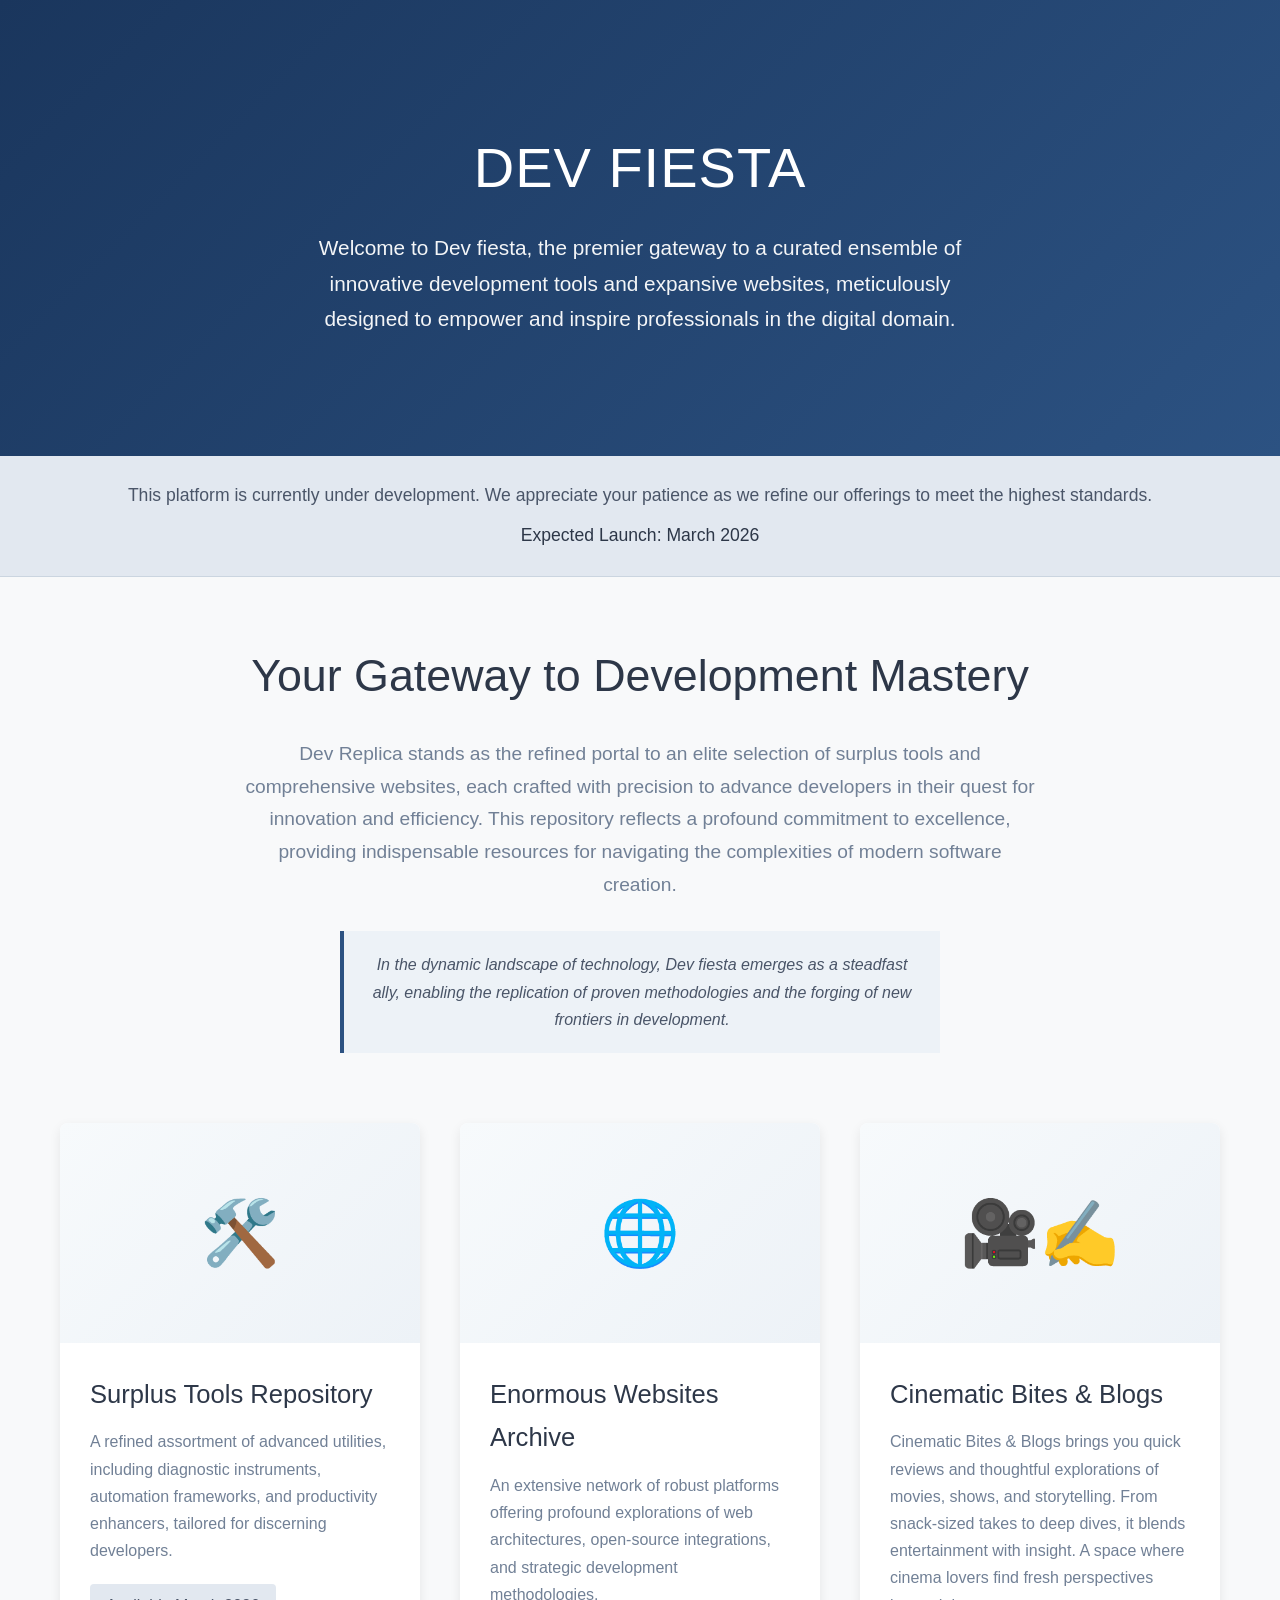
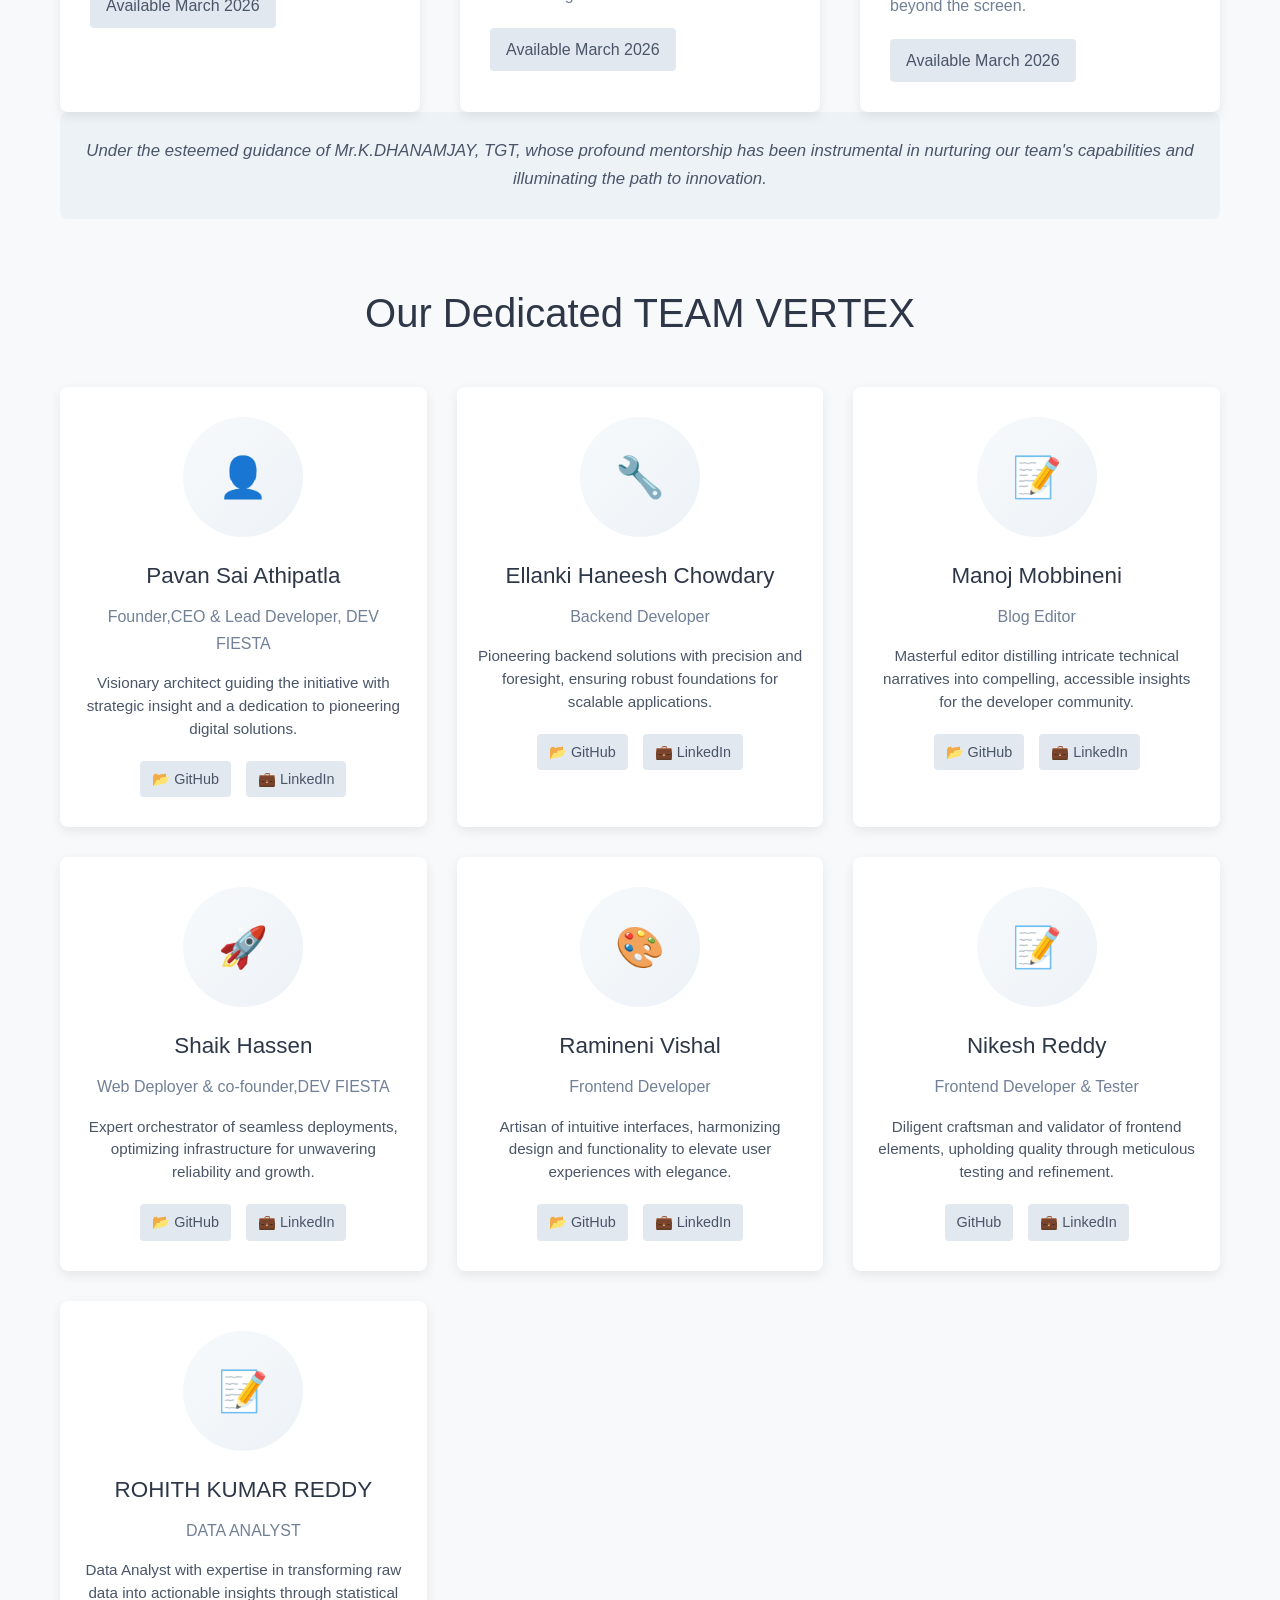
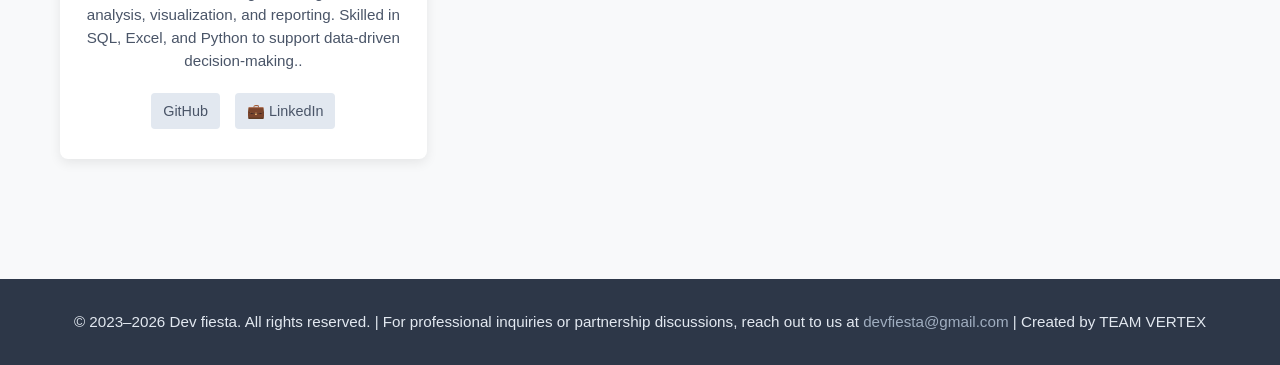
<file: static/landing_page_6_1760077771.html>
<!DOCTYPE html>
<html lang="en">
<head>
    <meta charset="UTF-8">
    <meta name="viewport" content="width=device-width, initial-scale=1.0">
    <title>DEV FIESTA: A Premier Collection of Development Resources</title>
    <meta name="description" content="Dev Replica offers a curated selection of advanced tools and expansive websites for developers. Created by Pavan Sai Athipatla and team. Launching March 2026.">
    <style>
        /* Reset and Base Styles */
        * {
            margin: 0;
            padding: 0;
            box-sizing: border-box;
        }
        body {
            font-family: 'Segoe UI', Tahoma, Geneva, Verdana, sans-serif;
            line-height: 1.7;
            color: #333;
            background-color: #f8f9fa;
        }

        /* Header/Hero Section */
        header {
            background: linear-gradient(135deg, #1a365d 0%, #2c5282 100%);
            color: white;
            text-align: center;
            padding: 120px 20px;
        }
        header h1 {
            font-size: 3.5em;
            font-weight: 300;
            margin-bottom: 15px;
            letter-spacing: 1px;
        }
        header p {
            font-size: 1.3em;
            max-width: 700px;
            margin: 0 auto;
            opacity: 0.95;
        }

        /* Under Construction Notice */
        .construction-notice {
            background: #e2e8f0;
            color: #4a5568;
            text-align: center;
            padding: 25px;
            font-size: 1.1em;
            border-bottom: 1px solid #cbd5e0;
        }
        .launch-info {
            font-weight: 500;
            color: #2d3748;
            margin-top: 10px;
        }

        /* Main Content */
        main {
            max-width: 1200px;
            margin: 0 auto;
            padding: 60px 20px;
        }
        .intro {
            text-align: center;
            margin-bottom: 70px;
        }
        .intro h2 {
            font-size: 2.8em;
            font-weight: 300;
            margin-bottom: 25px;
            color: #2d3748;
        }
        .intro p {
            font-size: 1.2em;
            color: #718096;
            max-width: 800px;
            margin: 0 auto 30px;
        }
        .intro .highlight {
            background: #edf2f7;
            padding: 20px;
            border-left: 4px solid #2c5282;
            margin: 30px auto;
            max-width: 600px;
            font-style: italic;
            color: #4a5568;
        }

        /* Team Section (Static Grid) */
        .team {
            margin-bottom: 60px;
        }
        .team h2 {
            font-size: 2.5em;
            font-weight: 300;
            text-align: center;
            margin-bottom: 40px;
            color: #2d3748;
        }
        .team-grid {
            display: grid;
            grid-template-columns: repeat(auto-fit, minmax(280px, 1fr));
            gap: 30px;
        }
        .team-card {
            background: white;
            border-radius: 8px;
            box-shadow: 0 4px 12px rgba(0, 0, 0, 0.08);
            overflow: hidden;
            transition: box-shadow 0.3s ease, transform 0.3s ease;
            text-align: center;
            padding: 30px 20px;
        }
        .team-card:hover {
            box-shadow: 0 8px 24px rgba(0, 0, 0, 0.12);
            transform: translateY(-2px);
        }
        .team-card .image {
            height: 120px;
            width: 120px;
            background: linear-gradient(135deg, #f7fafc 0%, #edf2f7 100%);
            border-radius: 50%;
            display: flex;
            align-items: center;
            justify-content: center;
            color: #a0aec0;
            font-size: 2.5em;
            margin: 0 auto 20px;
        }
        .team-card h3 {
            font-size: 1.4em;
            font-weight: 400;
            margin-bottom: 8px;
            color: #2d3748;
        }
        .team-card .title {
            font-size: 1em;
            color: #718096;
            margin-bottom: 15px;
            font-weight: 500;
        }
        .team-card p {
            color: #4a5568;
            margin-bottom: 20px;
            font-size: 0.95em;
            line-height: 1.5;
        }
        .team-card .links {
            display: flex;
            justify-content: center;
            gap: 15px;
            flex-wrap: wrap;
        }
        .team-card .links a {
            display: inline-block;
            background: #e2e8f0;
            color: #4a5568;
            padding: 6px 12px;
            text-decoration: none;
            border-radius: 4px;
            font-size: 0.9em;
            font-weight: 500;
            transition: background 0.3s ease;
        }
        .team-card .links a:hover {
            background: #cbd5e0;
        }
        .team-card .links a.github::before {
            content: '📂 ';
        }
        .team-card .links a.linkedin::before {
            content: '💼 ';
        }

        /* Credits Section */
        .credits {
            text-align: center;
            margin-bottom: 60px;
            padding: 25px;
            background: #edf2f7;
            border-radius: 8px;
            color: #4a5568;
            font-style: italic;
            font-weight: 500;
            font-size: 1.05em;
        }

        /* Resource Preview Grid */
        .resources-grid {
            display: grid;
            grid-template-columns: repeat(auto-fit, minmax(320px, 1fr));
            gap: 40px;
            margin-top: 60px;
        }
        .resource-card {
            background: white;
            border-radius: 8px;
            box-shadow: 0 4px 12px rgba(0, 0, 0, 0.08);
            overflow: hidden;
            transition: box-shadow 0.3s ease, transform 0.3s ease;
        }
        .resource-card:hover {
            box-shadow: 0 8px 24px rgba(0, 0, 0, 0.12);
            transform: translateY(-2px);
        }
        .resource-card .preview {
            width: 100%;
            height: 220px;
            background: linear-gradient(135deg, #f7fafc 0%, #edf2f7 100%);
            display: flex;
            align-items: center;
            justify-content: center;
            color: #a0aec0;
            font-size: 4em;
        }
        .resource-card-content {
            padding: 30px;
        }
        .resource-card h3 {
            font-size: 1.6em;
            font-weight: 400;
            margin-bottom: 12px;
            color: #2d3748;
        }
        .resource-card p {
            color: #718096;
            margin-bottom: 20px;
        }
        .resource-card .status {
            display: inline-block;
            background: #e2e8f0;
            color: #4a5568;
            padding: 8px 16px;
            text-decoration: none;
            border-radius: 4px;
            font-weight: 500;
            transition: background 0.3s ease;
        }
        .resource-card .status:hover {
            background: #cbd5e0;
        }

        /* Footer */
        footer {
            background: #2d3748;
            color: #e2e8f0;
            text-align: center;
            padding: 30px;
            font-size: 0.95em;
        }
        footer a {
            color: #a0aec0;
            text-decoration: none;
            transition: color 0.3s ease;
        }
        footer a:hover {
            color: white;
        }

        /* Responsive Adjustments */
        @media (max-width: 768px) {
            header h1 {
                font-size: 2.5em;
            }
            .intro h2 {
                font-size: 2.2em;
            }
            .team-grid {
                grid-template-columns: 1fr;
                gap: 20px;
            }
            .team-card {
                padding: 20px 15px;
            }
            .resources-grid {
                grid-template-columns: 1fr;
                gap: 30px;
            }
        }
    </style>
</head>
<body>
    <header>
        <h1>DEV FIESTA</h1>
        <p>Welcome to Dev fiesta, the premier gateway to a curated ensemble of innovative development tools and expansive websites, meticulously designed to empower and inspire professionals in the digital domain.</p>
    </header>

    <div class="construction-notice">
        This platform is currently under development. We appreciate your patience as we refine our offerings to meet the highest standards.
        <div class="launch-info">Expected Launch: March 2026</div>
    </div>

    <main>
        <section class="intro">
            <h2>Your Gateway to Development Mastery</h2>
            <p>Dev Replica stands as the refined portal to an elite selection of surplus tools and comprehensive websites, each crafted with precision to advance developers in their quest for innovation and efficiency. This repository reflects a profound commitment to excellence, providing indispensable resources for navigating the complexities of modern software creation.</p>
            <div class="highlight">
                In the dynamic landscape of technology, Dev fiesta emerges as a steadfast ally, enabling the replication of proven methodologies and the forging of new frontiers in development.
            </div>
        </section>


        <section class="resources-grid">
            <!-- Preview cards – placeholders for future content -->
            <div class="resource-card">
                <div class="preview">🛠️</div>
                <div class="resource-card-content">
                    <h3>Surplus Tools Repository</h3>
                    <p>A refined assortment of advanced utilities, including diagnostic instruments, automation frameworks, and productivity enhancers, tailored for discerning developers.</p>
                    <a href="#" class="status">Available March 2026</a>
                </div>
            </div>

            <div class="resource-card">
                <div class="preview">🌐</div>
                <div class="resource-card-content">
                    <h3>Enormous Websites Archive</h3>
                    <p>An extensive network of robust platforms offering profound explorations of web architectures, open-source integrations, and strategic development methodologies.</p>
                    <a href="#" class="status">Available March 2026</a>
                </div>
            </div>

            <div class="resource-card">
                <div class="preview">🎥✍️</div>
                <div class="resource-card-content">
                    <h3>Cinematic Bites & Blogs</h3>
                    <p>Cinematic Bites & Blogs brings you quick reviews and thoughtful explorations of movies, shows, and storytelling.
From snack-sized takes to deep dives, it blends entertainment with insight.
A space where cinema lovers find fresh perspectives beyond the screen.</p>
                    <a href="#" class="status">Available March 2026</a>
                </div>
            </div>

            <!-- Expand with additional cards as development progresses -->
        </section>

        <!-- Credits Section -->
        <section class="credits">
            Under the esteemed guidance of Mr.K.DHANAMJAY, TGT, whose profound mentorship has been instrumental in nurturing our team's capabilities and illuminating the path to innovation.

        </section>

        <!-- Team Section (Full Static Grid) -->
        <section class="team">
            <h2>Our Dedicated TEAM VERTEX</h2>
            <div class="team-grid">
                <!-- Founder -->
                <div class="team-card">
                    <div class="image">👤</div> <!-- Replace with <img src="pavan-photo.jpg" alt="Pavan Sai Athipatla" style="width:100%; height:100%; object-fit:cover; border-radius:50%;"> -->
                    <h3>Pavan Sai Athipatla</h3>
                    <div class="title">Founder,CEO & Lead Developer, DEV FIESTA</div>
                    <p>Visionary architect guiding the initiative with strategic insight and a dedication to pioneering digital solutions.</p>
                    <div class="links">
                        <a href class="github">GitHub</a>
                        <a href class="linkedin">LinkedIn</a>
                    </div>
                </div>

                <!-- Backend Developer -->
                <div class="team-card">
                    <div class="image">🔧</div> <!-- Replace with <img src="haneesh-photo.jpg" alt="Ellanki Haneesh"> -->
                    <h3>Ellanki Haneesh Chowdary</h3>
                    <div class="title">Backend Developer</div>
                    <p>Pioneering backend solutions with precision and foresight, ensuring robust foundations for scalable applications.</p>
                    <div class="links">
                        <a href class="github">GitHub</a>
                        <a href class="linkedin">LinkedIn</a>
                    </div>
                </div>

                <!-- Blog Editor -->
                <div class="team-card">
                    <div class="image">📝</div> <!-- Replace with <img src="manoj-photo.jpg" alt="Manoj Mobbineni"> -->
                    <h3>Manoj Mobbineni</h3>
                    <div class="title">Blog Editor</div>
                    <p>Masterful editor distilling intricate technical narratives into compelling, accessible insights for the developer community.</p>
                    <div class="links">
                        <a href class="github">GitHub</a>
                        <a href class="linkedin">LinkedIn</a>
                    </div>
                </div>

                <!-- Web Deployer -->
                <div class="team-card">
                    <div class="image">🚀</div> <!-- Replace with <img src="hassen-photo.jpg" alt="Shaik Hassen"> -->
                    <h3>Shaik Hassen</h3>
                    <div class="title">Web Deployer & co-founder,DEV FIESTA</div>
                    <p>Expert orchestrator of seamless deployments, optimizing infrastructure for unwavering reliability and growth.</p>
                    <div class="links">
                        <a href class="github">GitHub</a>
                        <a href class="linkedin">LinkedIn</a>
                    </div>
                </div>

                <!-- Frontend Developer -->
                <div class="team-card">
                    <div class="image">🎨</div> <!-- Replace with <img src="vishal-photo.jpg" alt="Ramineni Vishal"> -->
                    <h3>Ramineni Vishal</h3>
                    <div class="title">Frontend Developer</div>
                    <p>Artisan of intuitive interfaces, harmonizing design and functionality to elevate user experiences with elegance.</p>
                    <div class="links">
                        <a href class="github">GitHub</a>
                        <a href class="linkedin">LinkedIn</a>
                    </div>
                </div>

                <!-- Frontend Developer & Tester -->
                <div class="team-card">
                    <div class="image">📝</div> <!-- Replace with <img src="nikesh-photo.jpg" alt="Nikesh Reddy"> -->
                    <h3>Nikesh Reddy</h3>
                    <div class="title">Frontend Developer & Tester</div>
                    <p>Diligent craftsman and validator of frontend elements, upholding quality through meticulous testing and refinement.</p>
                    <div class="links">
                        <a hrefclass="github">GitHub</a>
                        <a href="https://linkedin.com/in/nikesh" class="linkedin">LinkedIn</a>
                    </div>
                </div>
                                    <!-- Frontend Developer & Tester -->
                <div class="team-card">
                    <div class="image">📝</div> <!-- Replace with <img src="nikesh-photo.jpg" alt="Nikesh Reddy"> -->
                    <h3>ROHITH KUMAR REDDY</h3>
                    <div class="title">DATA ANALYST</div>
                    <p>Data Analyst with expertise in transforming raw data into actionable insights through statistical analysis, visualization, and reporting. Skilled in SQL, Excel, and Python to support data-driven decision-making..</p>
                    <div class="links">
                        <a hrefclass="github">GitHub</a>
                        <a href="https://linkedin.com/in/nikesh" class="linkedin">LinkedIn</a>
                 </div>
            </div>
        </section>
    </main>

    <footer>
        <p>&copy; 2023–2026 Dev fiesta. All rights reserved. | For professional inquiries or partnership discussions, reach out to us at <a href="mailto:devfiesta0a@gmail.com">devfiesta@gmail.com</a> | Created by TEAM VERTEX</p>
    </footer>
</body>
</html>
</file>
